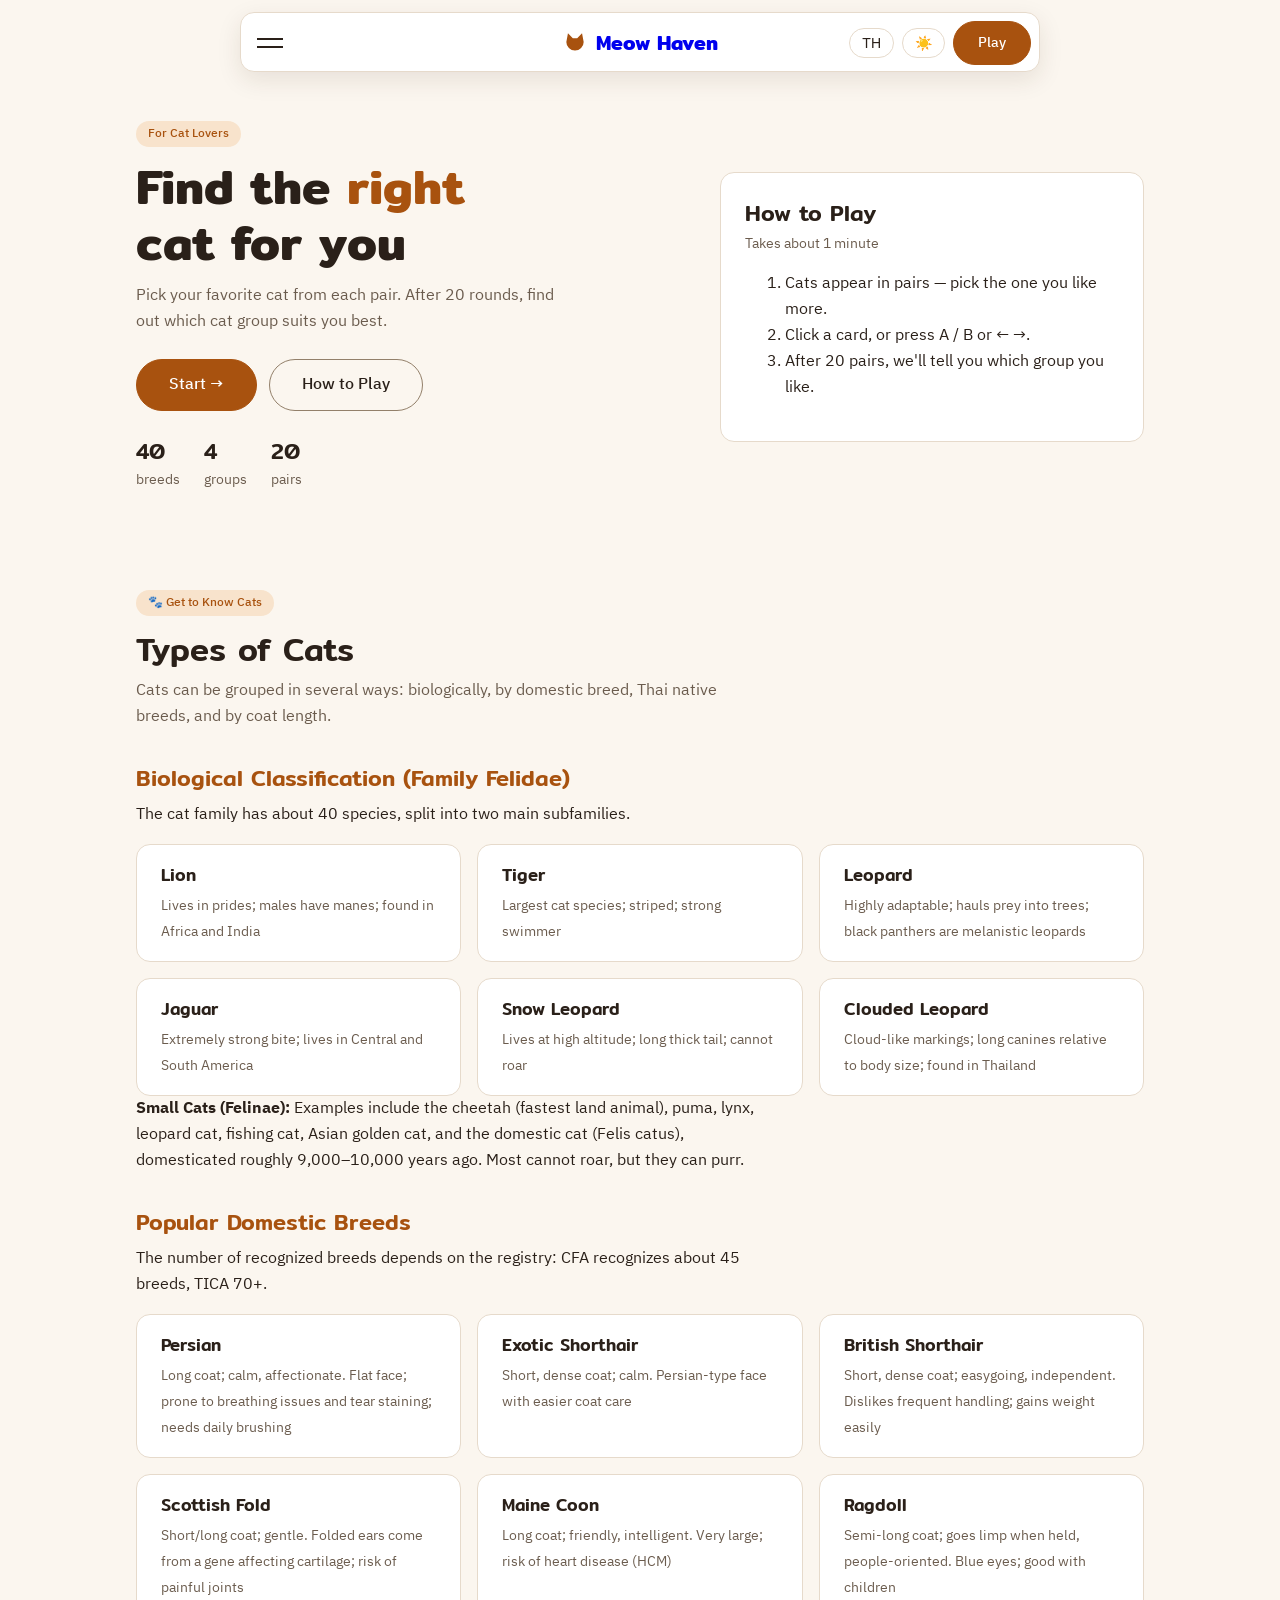
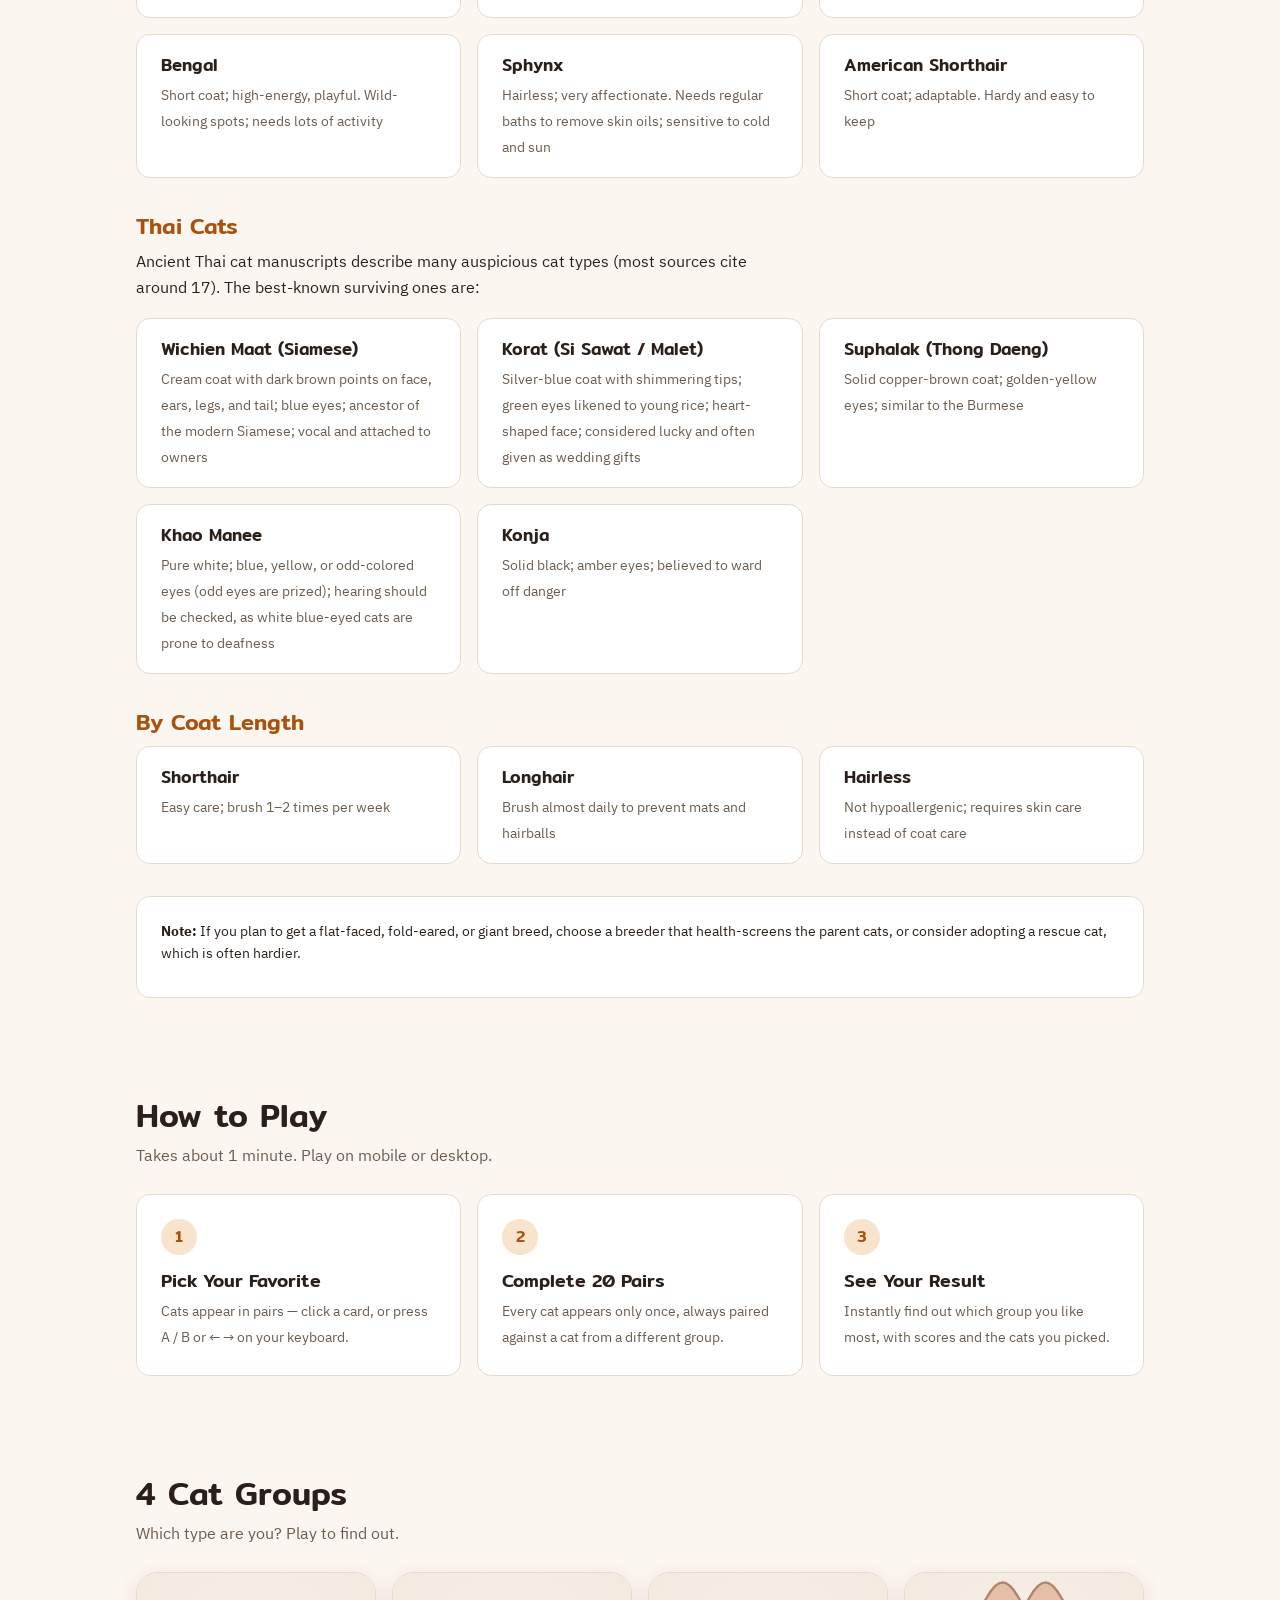
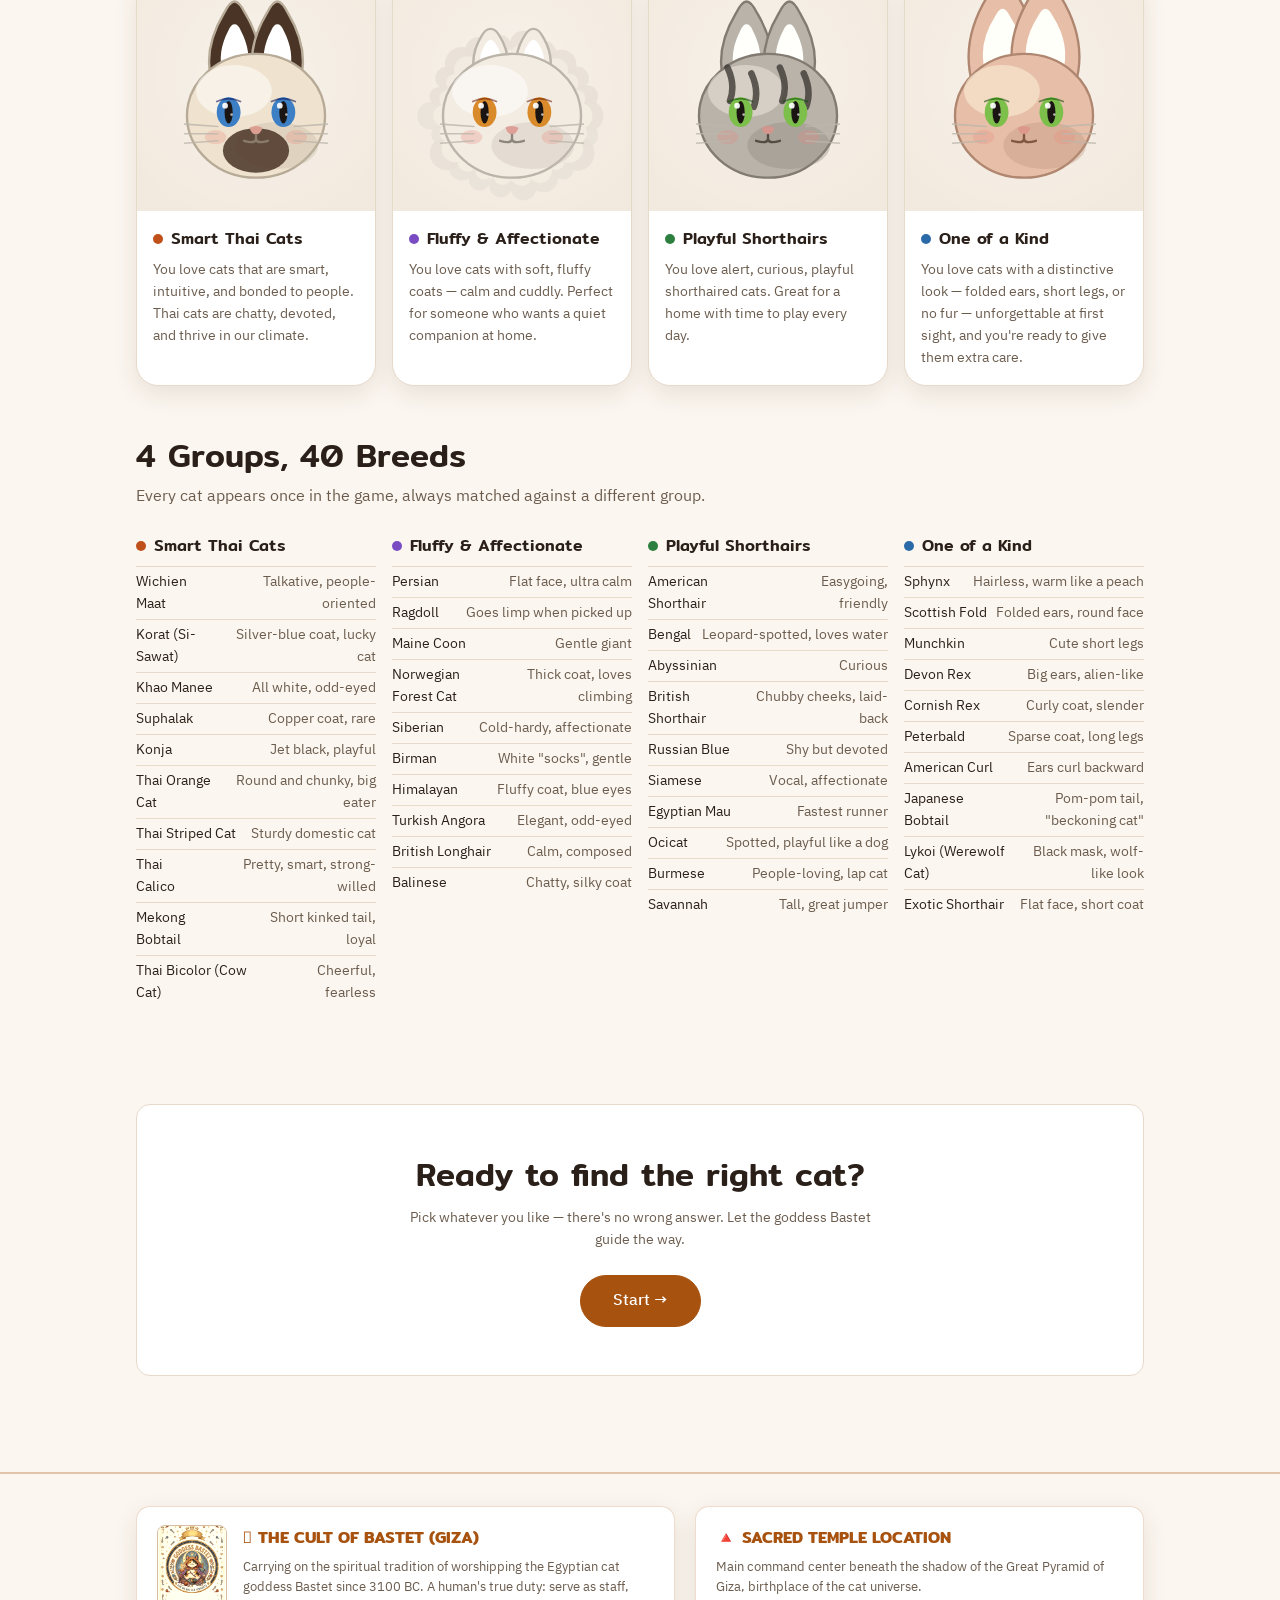
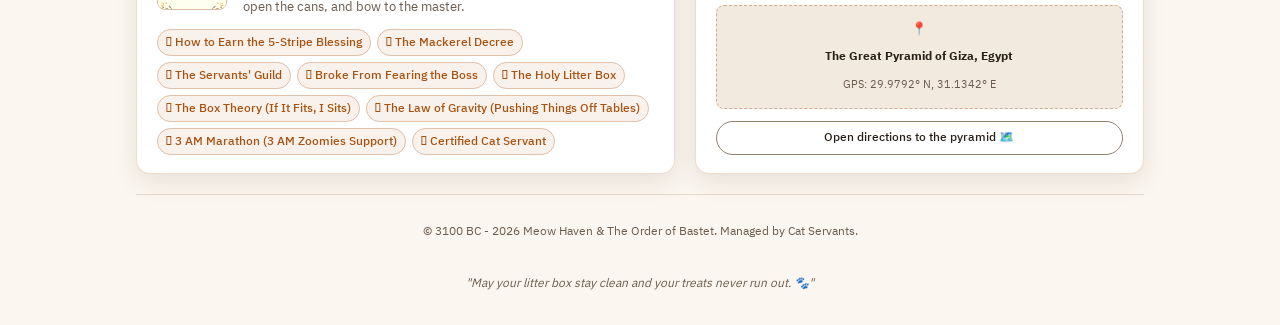
<file: Index.html>
<!doctype html>
<html lang="th">
<head>
  <meta charset="utf-8">
  <meta name="viewport" content="width=device-width,initial-scale=1,viewport-fit=cover">
  <title>Meow Haven</title>
  <meta name="claude:viewport-fit-sides" content="cover">
  
  <link rel="preconnect" href="https://fonts.googleapis.com">
  <link rel="preconnect" href="https://fonts.gstatic.com" crossorigin>
  <link rel="stylesheet" href="https://fonts.googleapis.com/css2?family=IBM+Plex+Sans+Thai:wght@400;500;600&family=Mitr:wght@400;500;600&display=swap">
  <link href="./styles.css?v=3" rel="stylesheet"/>
</head>
<body>

<div class="cn-wrap">
  <nav class="cn" id="cardNav" data-i18n-aria-label="nav.aria">
    <div class="cn__top">
      <button class="cn__burger" id="cnBurger" type="button" data-i18n-aria-label="nav.openMenu" aria-expanded="false" aria-controls="cnCards"><span></span><span></span></button>
      <a class="cn__logo" href="#intro" data-go="intro"><svg viewBox="0 0 24 24" aria-hidden="true"><path d="M4 11 L5.5 3 L10 7.5 h4 L18.5 3 L20 11 a8 8 0 1 1 -16 0Z" /></svg>Meow Haven</a>
      <div class="cn__right">
        <button type="button" class="theme-toggle" id="langToggleBtn">EN</button>
        <button type="button" class="theme-toggle" id="themeToggleBtn" data-i18n-aria-label="nav.toggleTheme"><span id="themeIcon">🌙</span></button>
        <a class="mh-btn mh-btn--primary cn__cta" href="#test" data-go="test" data-i18n="nav.play">เริ่มเล่น</a>
      </div>
    </div>
    <div class="cn__cards" id="cnCards">
      <div class="cn__card" style="--c:var(--brand-soft)">
        <h3 data-i18n="nav.explore">สำรวจ</h3>
        <a href="#types" data-go="intro" data-i18n="nav.exploreTypes">↗ ประเภทของแมว</a>
        <a href="#how" data-go="intro" data-i18n="nav.exploreHow">↗ เล่นยังไง</a>
        <a href="about.html" data-i18n="nav.exploreAbout">↗ เกี่ยวกับโปรเจกต์</a>
      </div>
      <div class="cn__card" style="--c:var(--surface-raised)">
        <h3 data-i18n="nav.groups">กลุ่มแมว</h3>
        <a href="#groups" data-go="intro" data-i18n="nav.groups4">↗ 4 กลุ่มแมว</a>
        <a href="#breeds" data-go="intro" data-i18n="nav.breeds40">↗ 40 สายพันธุ์</a>
      </div>
      <div class="cn__card" style="--c:var(--surface)">
        <h3 data-i18n="nav.playNow">เล่นเลย</h3>
        <a href="#test" data-go="test" data-i18n="nav.playAB">↗ A/B Test</a>
        <a href="#bastet" data-go="intro" data-i18n="nav.groupsBastet">↗ ตำนาน Bastet</a>
      </div>
    </div>
  </nav>
</div>

<main>
  <!-- INTRO -->
  <section id="intro" class="screen">
    <div class="wrap hero">
      <div>
        <span class="mh-chip" data-i18n="hero.chip">สำหรับคนรักแมว</span>
        <h1 data-i18n-html="hero.title">หาแมว<em>ที่ใช่</em><br>สำหรับคุณ</h1>
        <p class="lede" data-i18n="hero.lede">เลือกแมวที่ชอบทีละคู่ ครบ 20 คู่แล้วมาดูกันว่าคุณเหมาะกับแมวกลุ่มไหนที่สุด</p>
        <div class="hero__cta">
          <button class="mh-btn mh-btn--primary mh-btn--lg" id="startBtn" type="button" data-i18n="hero.start">เริ่มเลย →</button>
          <a class="mh-btn mh-btn--lg" href="#how" data-i18n="hero.howto">เล่นยังไง</a>
        </div>
        <div class="facts"><span><b>40</b><span data-i18n="hero.facts.breeds">สายพันธุ์</span></span><span><b>4</b><span data-i18n="hero.facts.groups">กลุ่ม</span></span><span><b>20</b><span data-i18n="hero.facts.pairs">คู่</span></span></div>
      </div>
      <div class="mh-panel" id="lastPanel"></div>
    </div>

    <!-- TYPES OF CATS -->
    <section class="sec" id="types">
      <div class="wrap">
        <span class="mh-chip" data-i18n="types.chip">🐾 รู้จักแมว</span>
        <h2 data-i18n="types.title">ประเภทของแมว</h2>
        <p data-i18n="types.lede">แมวแบ่งได้หลายมุมมอง ทั้งทางชีววิทยา สายพันธุ์แมวบ้าน สายพันธุ์ไทยโบราณ และความยาวของขน</p>

        <h3 class="sub" data-i18n="types.sub1">การจำแนกทางชีววิทยา (วงศ์ Felidae)</h3>
        <p class="story" data-i18n="types.story1">วงศ์แมวมีประมาณ 40 สายพันธุ์ แบ่งออกเป็น 2 วงศ์ย่อยหลัก</p>
        <ul class="facts-grid">
          <li><b data-i18n="types.big1.b">สิงโต</b><span data-i18n="types.big1.s">อยู่รวมกันเป็นฝูง ตัวผู้มีขนสร้อยคอ พบในแอฟริกาและอินเดีย</span></li>
          <li><b data-i18n="types.big2.b">เสือโคร่ง</b><span data-i18n="types.big2.s">แมวตระกูลใหญ่ที่สุด มีลายทาง ว่ายน้ำเก่ง</span></li>
          <li><b data-i18n="types.big3.b">เสือดาว</b><span data-i18n="types.big3.s">ปรับตัวเก่ง ลากเหยื่อขึ้นต้นไม้ เสือดำคือเสือดาวที่มีเมลานิน</span></li>
          <li><b data-i18n="types.big4.b">เสือจากัวร์</b><span data-i18n="types.big4.s">กัดแรงมาก อาศัยในอเมริกากลางและใต้</span></li>
          <li><b data-i18n="types.big5.b">เสือดาวหิมะ</b><span data-i18n="types.big5.s">อาศัยบนที่สูง หางยาวหนา ไม่สามารถคำรามได้</span></li>
          <li><b data-i18n="types.big6.b">เสือลายเมฆ</b><span data-i18n="types.big6.s">ลายคล้ายเมฆ เขี้ยวยาวเมื่อเทียบกับตัว พบในไทย</span></li>
        </ul>
        <p class="story" data-i18n-html="types.smallcats"><b>แมวเล็ก (Felinae):</b> ตัวอย่างเช่น เสือชีตาห์ (สัตว์บกที่วิ่งเร็วที่สุด) พูม่า ลิงซ์ แมวดาว แมวหัวแบน แมวทองเอเชีย และแมวบ้าน (Felis catus) ซึ่งถูกเลี้ยงมาแล้วราว 9,000–10,000 ปี ส่วนใหญ่คำรามไม่ได้ แต่ร้องครางได้</p>

        <h3 class="sub" data-i18n="types.sub2">สายพันธุ์แมวบ้านที่นิยม</h3>
        <p class="story" data-i18n="types.story2">จำนวนสายพันธุ์ที่ได้รับการรับรองขึ้นอยู่กับสมาคม เช่น CFA รับรองประมาณ 45 สายพันธุ์ ส่วน TICA รับรองมากกว่า 70 สายพันธุ์</p>
        <ul class="facts-grid">
          <li><b data-i18n="types.breed1.b">เปอร์เซีย</b><span data-i18n="types.breed1.s">ขนยาว ใจเย็นและขี้อ้อน หน้าแบน มักมีปัญหาการหายใจและขี้ตาไหล ต้องแปรงขนทุกวัน</span></li>
          <li><b data-i18n="types.breed2.b">เอ็กซอติกช็อตแฮร์</b><span data-i18n="types.breed2.s">ขนสั้นหนา ใจเย็น หน้าแบบเปอร์เซียแต่ดูแลง่ายกว่า</span></li>
          <li><b data-i18n="types.breed3.b">บริติชช็อตแฮร์</b><span data-i18n="types.breed3.s">ขนสั้นหนา สบายๆ เป็นตัวของตัวเอง ไม่ชอบถูกจับบ่อย อ้วนง่าย</span></li>
          <li><b data-i18n="types.breed4.b">สก็อตติชโฟลด์</b><span data-i18n="types.breed4.s">ขนสั้นหรือยาว อ่อนโยน หูพับจากยีนที่มีผลต่อกระดูกอ่อน เสี่ยงปัญหาข้อ</span></li>
          <li><b data-i18n="types.breed5.b">เมนคูน</b><span data-i18n="types.breed5.s">ขนยาว เป็นมิตร ฉลาด ตัวใหญ่มาก เสี่ยงโรคหัวใจ (HCM)</span></li>
          <li><b data-i18n="types.breed6.b">แร็กดอล</b><span data-i18n="types.breed6.s">ขนกึ่งยาว ตัวอ่อนปวกเปียกเวลาอุ้ม ติดคน ตาสีฟ้า เข้ากับเด็กได้ดี</span></li>
          <li><b data-i18n="types.breed7.b">เบงกอล</b><span data-i18n="types.breed7.s">ขนสั้น พลังเยอะ ขี้เล่น ลายคล้ายเสือป่า ต้องการกิจกรรมมาก</span></li>
          <li><b data-i18n="types.breed8.b">สฟิงซ์</b><span data-i18n="types.breed8.s">ไม่มีขน ขี้อ้อนมาก ต้องอาบน้ำบ่อยเพื่อลดความมันผิว ไวต่อความเย็นและแดด</span></li>
          <li><b data-i18n="types.breed9.b">อเมริกันช็อตแฮร์</b><span data-i18n="types.breed9.s">ขนสั้น ปรับตัวง่าย แข็งแรง เลี้ยงง่าย</span></li>
        </ul>

        <h3 class="sub" data-i18n="types.sub3">แมวไทย</h3>
        <p class="story" data-i18n="types.story3">ตำราแมวไทยโบราณบรรยายแมวมงคลไว้หลายแบบ (ส่วนใหญ่อ้างว่ามีประมาณ 17 ชนิด) ที่รู้จักและพบในปัจจุบันมีดังนี้</p>
        <ul class="facts-grid">
          <li><b data-i18n="types.thai1.b">วิเชียรมาศ (Siamese)</b><span data-i18n="types.thai1.s">ขนสีครีม มีแต้มสีน้ำตาลเข้มที่หน้า หู ขา และหาง ตาสีฟ้า ต้นตระกูลของสยามในปัจจุบัน ช่างพูดและผูกพันกับเจ้าของ</span></li>
          <li><b data-i18n="types.thai2.b">โคราช (สีสวาด/มาเล็ด)</b><span data-i18n="types.thai2.s">ขนสีเงินอมฟ้าปลายขนเป็นประกาย ตาสีเขียวเหมือนต้นข้าวอ่อน หน้ารูปหัวใจ ถือเป็นแมวนำโชค มักให้เป็นของขวัญแต่งงาน</span></li>
          <li><b data-i18n="types.thai3.b">ศุภลักษณ์ (ทองแดง)</b><span data-i18n="types.thai3.s">ขนสีทองแดงล้วน ตาสีเหลืองทอง คล้ายแมวพม่า</span></li>
          <li><b data-i18n="types.thai4.b">ขาวมณี</b><span data-i18n="types.thai4.s">ขนขาวล้วน ตาสีฟ้า เหลือง หรือสองสี (ตาสองสีถือว่ายิ่งดี) ควรตรวจการได้ยิน เพราะแมวขาวตาสีฟ้ามีแนวโน้มหูหนวก</span></li>
          <li><b data-i18n="types.thai5.b">โกนจา</b><span data-i18n="types.thai5.s">ดำสนิททั้งตัว ตาสีเหลืองอำพัน เชื่อว่าช่วยปัดเป่าสิ่งไม่ดี</span></li>
        </ul>

        <h3 class="sub" data-i18n="types.sub4">แบ่งตามความยาวขน</h3>
        <ul class="facts-grid">
          <li><b data-i18n="types.coat1.b">ขนสั้น</b><span data-i18n="types.coat1.s">ดูแลง่าย แปรงขนสัปดาห์ละ 1–2 ครั้ง</span></li>
          <li><b data-i18n="types.coat2.b">ขนยาว</b><span data-i18n="types.coat2.s">ต้องแปรงขนเกือบทุกวัน เพื่อป้องกันขนพันกันและก้อนขน</span></li>
          <li><b data-i18n="types.coat3.b">ไม่มีขน</b><span data-i18n="types.coat3.s">ไม่ใช่แมวที่ไม่ก่อภูมิแพ้ ต้องดูแลผิวแทนการดูแลขน</span></li>
        </ul>

        <div class="mh-panel summary">
          <p data-i18n-html="types.note"><b>ข้อแนะนำ:</b> หากจะเลี้ยงแมวหน้าแบน หูพับ หรือสายพันธุ์ตัวใหญ่ ควรเลือกผู้เพาะพันธุ์ที่ตรวจสุขภาพพ่อแม่แมว หรือพิจารณารับแมวจรไปอุปการะ ซึ่งมักแข็งแรงกว่า</p>
        </div>
      </div>
    </section>

    <!-- HOW -->
    <section class="sec" id="how">
      <div class="wrap">
        <h2 data-i18n="how.title">เล่นยังไง</h2>
        <p data-i18n="how.lede">ใช้เวลาประมาณ 1 นาที เล่นได้ทั้งมือถือและคอมพิวเตอร์</p>
        <ol class="steps">
          <li><b data-i18n="how.s1.b">เลือกตัวที่ชอบ</b><span data-i18n="how.s1.s">แมวขึ้นมาทีละคู่ คลิกการ์ด หรือกด A / B หรือ ← → บนคีย์บอร์ด</span></li>
          <li><b data-i18n="how.s2.b">ครบ 20 คู่</b><span data-i18n="how.s2.s">ทุกตัวโผล่มาแค่ครั้งเดียว และจะเจอกับแมวต่างกลุ่มเสมอ</span></li>
          <li><b data-i18n="how.s3.b">ดูผลลัพธ์</b><span data-i18n="how.s3.s">รู้ทันทีว่าคุณชอบแมวกลุ่มไหนที่สุด พร้อมคะแนนและตัวที่คุณเลือก</span></li>
        </ol>
      </div>
    </section>

    <!-- GROUPS (rendered from groups.js) -->
    <section class="sec" id="groups">
      <div class="wrap">
        <h2 data-i18n="groups.title">แมว 4 กลุ่ม</h2>
        <p data-i18n="groups.lede">คุณจะเป็นสายไหน? ลองเล่นเพื่อหาคำตอบ</p>
        <div class="group-grid" id="groupGrid"></div>
      </div>
    </section>

    <div class="wrap breeds" id="breeds">
      <h2 data-i18n="breeds.title">แมว 4 กลุ่ม 40 สายพันธุ์</h2>
      <p data-i18n="breeds.lede">ทุกตัวจะโผล่มาในเกมครั้งเดียว และจะเจอกับแมวต่างกลุ่มเสมอ</p>
      <div class="breed-grid" id="breedGrid"></div>
    </div>

    <!-- CTA -->
    <section class="sec cta">
      <div class="wrap">
        <div class="mh-panel">
          <h2 data-i18n="cta.title">พร้อมหาแมวที่ใช่หรือยัง?</h2>
          <p data-i18n="cta.lede">เลือกไปตามใจชอบ ไม่มีถูกไม่มีผิด แล้วให้เทพี Bastet เป็นคนชี้ทาง</p>
          <a class="mh-btn mh-btn--primary mh-btn--lg" href="#test" data-go="test" data-i18n="cta.start">เริ่มเลย →</a>
        </div>
      </div>
    </section>
  </section>

  <!-- TEST -->
  <section id="test" class="screen" hidden>
    <div class="wrap test">
      <div class="mh-progress">
        <div class="mh-progress__meta"><span id="pairLabel">คู่ที่ 1 / 20</span><span data-i18n="test.hint">กด A / B หรือ ← →</span></div>
        <div class="mh-progress__track" role="progressbar" aria-valuemin="0" aria-valuemax="20" aria-valuenow="0" id="progTrack">
          <div class="mh-progress__fill" id="progFill"></div>
        </div>
      </div>
      <h2 data-i18n="test.title">ชอบตัวไหนมากกว่า?</h2>
      <div class="mh-vs">
        <button class="mh-card" id="cardA" type="button"></button>
        <span class="mh-vs__or" data-i18n="test.or">หรือ</span>
        <button class="mh-card" id="cardB" type="button"></button>
      </div>
    </div>
  </section>

  <!-- RESULT -->
  <section id="result" class="screen" hidden>
    <div class="wrap result">
      <div>
        <span class="mh-chip" data-i18n="result.chip">ผลของคุณ</span>
        <h1 id="winTitle"></h1>
        <p class="desc" id="winDesc"></p>
        <div class="actions">
          <button class="mh-btn mh-btn--primary" id="againBtn" type="button" data-i18n="result.again">เล่นอีกครั้ง</button>
          <button class="mh-btn" data-go="intro" type="button" data-i18n="result.home">กลับหน้าแรก</button>
        </div>
      </div>
      <div class="mh-panel">
        <h2 data-i18n="result.scoresTitle">คะแนนแต่ละกลุ่ม</h2>
        <p data-i18n="result.scoresLede">จาก 20 ครั้งที่คุณเลือก</p>
        <ol class="scores" id="scores"></ol>
      </div>
      <div class="picked">
        <h2 id="pickedTitle">แมวที่คุณเลือกในกลุ่มนี้</h2>
        <div class="mini-grid" id="picked"></div>
      </div>
    </div>
  </section>
</main>

<!-- BASTET FOOTER -->
<footer class="bastet-footer" id="bastet">
  <div class="wrap">
    <div class="bastet-grid">
      <div class="bastet-box">
        <div class="bastet-story">
          <!-- รูปปั้นรูปเคารพเทพีบาสเตต (Goddess Bastet) พร้อมรูปสำรองถ้าโหลดไม่ขึ้น -->
          <img src="images/Gemini_Generated_Image_8x1o2o8x1o2o8x1o.jpeg" 
               onerror="this.src='https://images.unsplash.com/photo-1514888286974-6c03e2ca1dba?w=200&auto=format&fit=crop';" 
               alt="Goddess Bastet" 
               class="bastet-img">
          <div>
            <h3><span>𓃠</span> THE CULT OF BASTET (GIZA)</h3>
            <p data-i18n="footer.bastetDesc">สืบทอดจิตวิญญาณจากลัทธิบูชาเทพีบาสเตตแห่งอียิปต์โบราณตั้งแต่ 3100 ปีก่อนคริสตกาล หน้าที่แท้จริงของมนุษย์คือการเป็นทาสรับใช้ เปิดกระป๋อง และกราบไหว้เจ้านาย</p>
          </div>
        </div>
        <ul class="bastet-links">
          <li><a href="javascript:void(0)" data-i18n="footer.link1">𓏬 วิธีได้ยันต์ 5 แถว</a></li>
          <li><a href="javascript:void(0)" data-i18n="footer.link2">𓏬 บัญชาปลาทู</a></li>
          <li><a href="javascript:void(0)" data-i18n="footer.link3">𓏬 สมาคมทาส</a></li>
          <li><a href="javascript:void(0)" data-i18n="footer.link4">𓏬 หมดตัวเพราะกลัวเจ้านาย</a></li>
          <li><a href="javascript:void(0)" title="The sacred duty" data-i18n="footer.link5">𓏬 คัมภีร์ตักทราย (The Holy Litter Box)</a></li>
          <li><a href="javascript:void(0)" title="If it fits, I sits" data-i18n="footer.link6">𓏬 ทฤษฎีกล่องลัง (If It Fits, I Sits)</a></li>
          <li><a href="javascript:void(0)" title="Gravity test" data-i18n="footer.link7">𓏬 กฏแรงโน้มถ่วง (Pushing Things Off Tables)</a></li>
          <li><a href="javascript:void(0)" title="3 AM Zoomies" data-i18n="footer.link8">𓏬 วิ่งมาราธอนตี 3 (3 AM Zoomies Support)</a></li>
          <li><a href="javascript:void(0)" title="I am your master" data-i18n="footer.link9">𓏬 ใบรับรองการเป็นทาส (Certified Cat Servant)</a></li>
        </ul>
      </div>

      <div class="bastet-box">
        <div>
          <h3><span>🔺</span> SACRED TEMPLE LOCATION</h3>
          <p style="margin-bottom:8px;" data-i18n="footer.templeDesc">ศูนย์บัญชาการหลักใต้เงื้อมเงาของมหาพีระมิดแห่งกิซ่า ต้นกำเนิดจักรวาลแมว</p>
          <div class="bastet-map">
            <span>📍</span>
            <strong style="color:var(--ink); font-size:12px;">The Great Pyramid of Giza, Egypt</strong>
            <small style="color:var(--ink-muted);">GPS: 29.9792° N, 31.1342° E</small>
          </div>
        </div>
        <a href="https://maps.google.com/?q=Giza+Pyramids" target="_blank" rel="noopener noreferrer" class="mh-btn" style="width:100%; justify-content:center; font-size:12px; height:34px;" data-i18n="footer.mapBtn">เปิดแผนที่นำทางสู่พีระมิด 🗺️</a>
      </div>
    </div>

    <div class="bastet-bottom">
      <p>© 3100 BC - 2026 Meow Haven & The Order of Bastet. Managed by Cat Servants.</p>
      <p style="font-style:italic;" data-i18n="footer.quote">"ขอให้กระบะทรายสะอาดสะอ้านและขนมเลียไม่ขาดแคลน 🐾"</p>
    </div>
  </div>
</footer>

<script src="i18n.js?v=1"></script>
<script src="groups.js?v=1"></script>
<script src="script.js?v=1"></script>
</body>
</html>
</file>
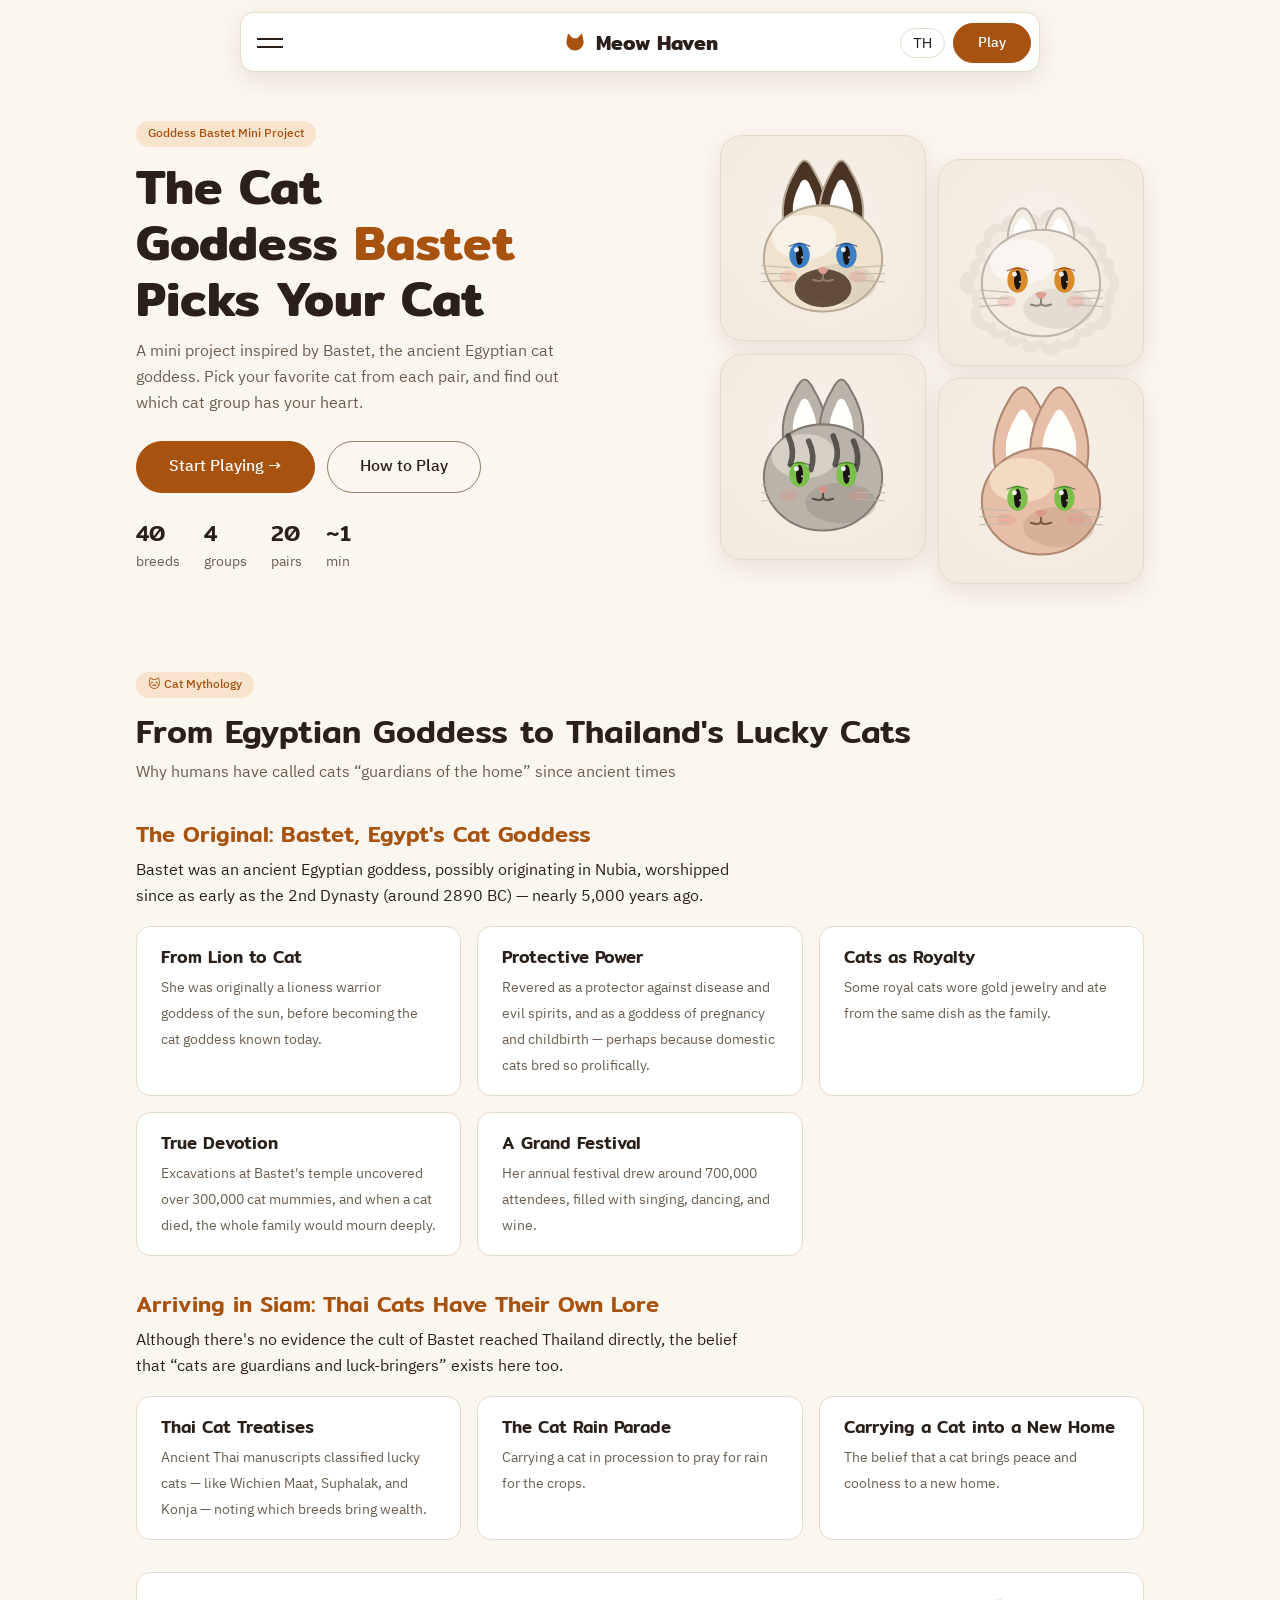
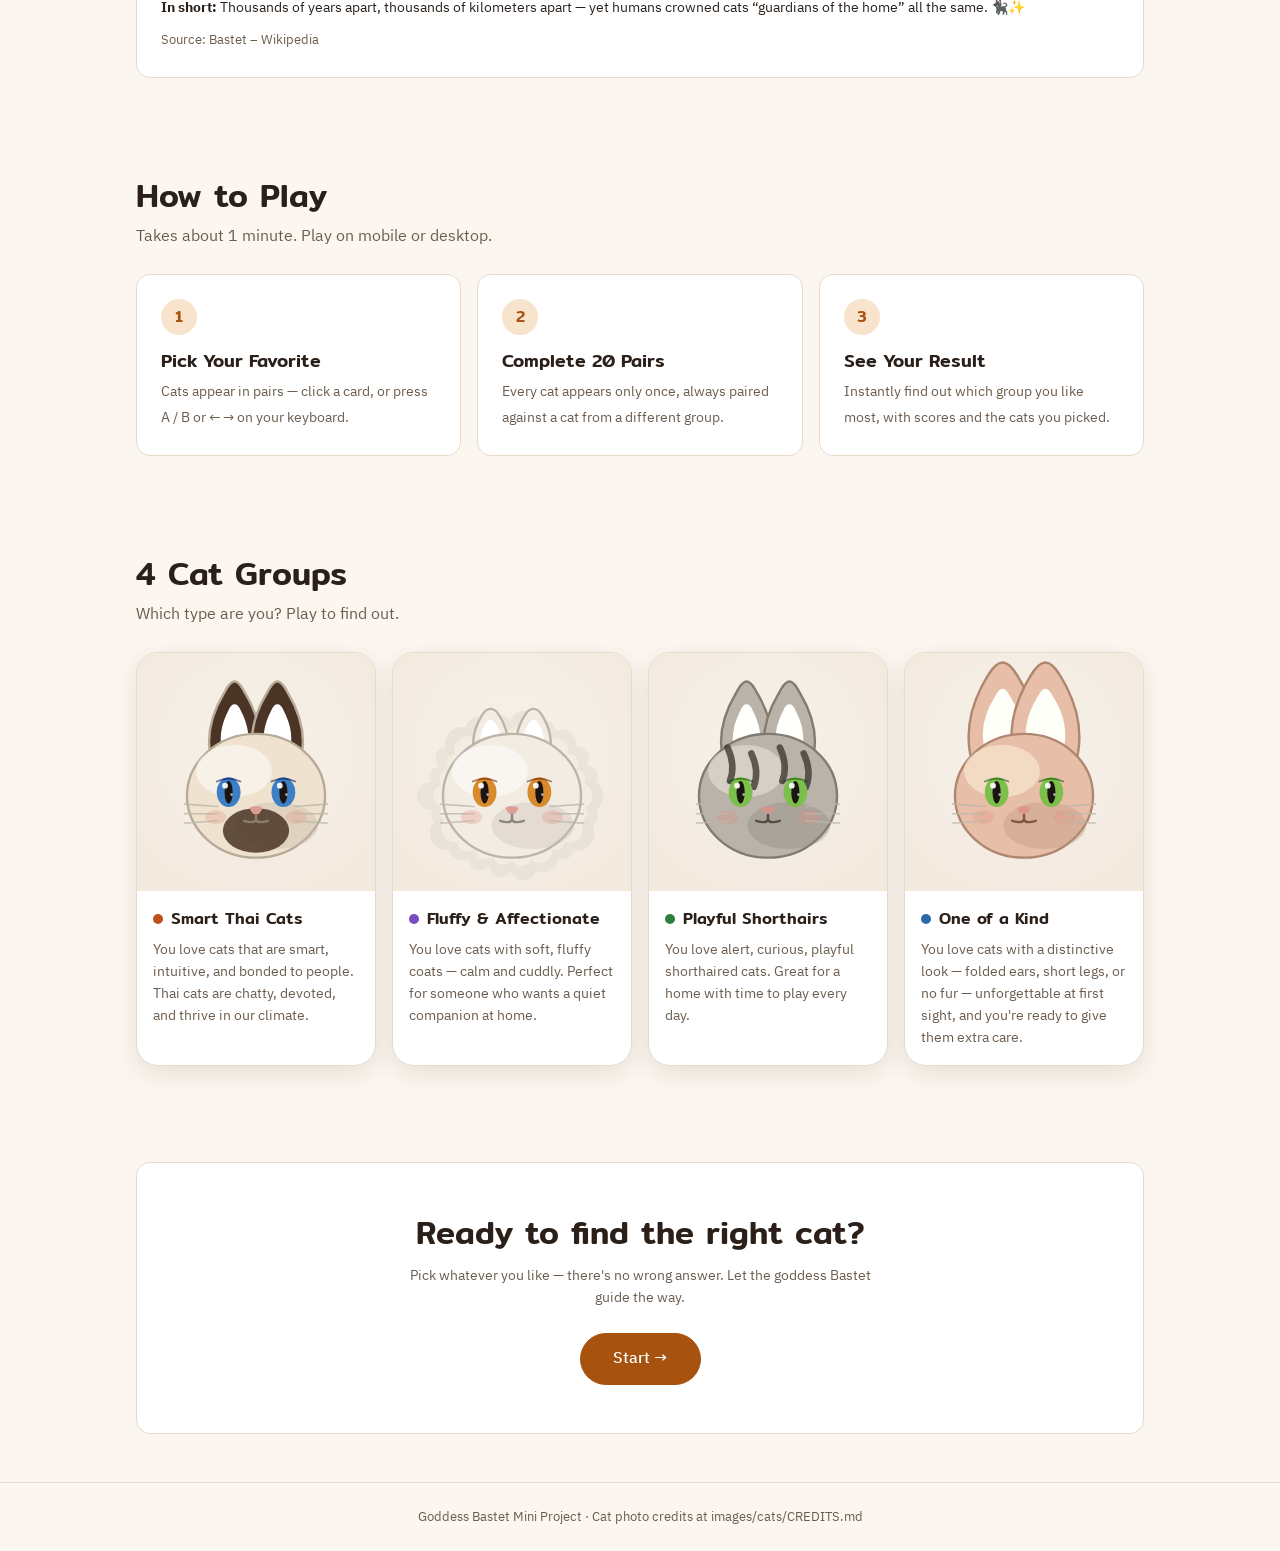
<file: about.html>
<!doctype html>
<html lang="th">

<head>
  <meta charset="utf-8">
  <meta name="viewport" content="width=device-width,initial-scale=1,viewport-fit=cover">
  <title>Goddess Bastet Mini Project</title>
  <meta name="description" data-i18n-meta="about.meta"
    content="มินิโปรเจกต์ Meow Haven เกมเลือกแมวทีละคู่ เพื่อหาว่าคุณเหมาะกับแมวกลุ่มไหน ตั้งชื่อตามเทพีแมว Bastet">
  <link rel="preconnect" href="https://fonts.googleapis.com">
  <link rel="stylesheet"
    href="https://fonts.googleapis.com/css2?family=IBM+Plex+Sans+Thai:wght@400;500;600&family=Mitr:wght@400;500;600&display=swap">
  <link rel="stylesheet" href="styles.css">
  <style>
    html {
      scroll-padding-top: 84px;
    }

    a {
      color: inherit;
    }

    .mh-btn {
      text-decoration: none;
    }

    .sec {
      padding-block: var(--space-12);
    }

    .sec h2 {
      font-size: 32px;
      line-height: 42px;
      font-weight: 500;
      margin-bottom: var(--space-2);
    }

    .sec>.wrap>p {
      margin: 0 0 var(--space-6);
      color: var(--ink-muted);
      max-width: 620px;
    }

    .hero__art {
      display: grid;
      grid-template-columns: 1fr 1fr;
      gap: var(--space-3);
    }

    .hero__art img {
      width: 100%;
      aspect-ratio: 1/1;
      object-fit: cover;
      border-radius: var(--radius-lg);
      border: 1px solid var(--line);
      box-shadow: var(--shadow-card);
      background: var(--surface-raised);
    }

    .hero__art img:nth-child(even) {
      transform: translateY(var(--space-6));
    }

    .hero__cta {
      display: flex;
      flex-wrap: wrap;
      gap: var(--space-3);
    }

    .sec .mh-chip {
      margin-bottom: var(--space-3);
    }

    .sub {
      font-size: 22px;
      line-height: 32px;
      font-weight: 500;
      margin: var(--space-8) 0 var(--space-2);
      color: var(--brand);
    }

    .sec>.wrap>p.story {
      color: var(--ink);
      margin-bottom: var(--space-4);
    }

    .facts-grid {
      list-style: none;
      margin: 0;
      padding: 0;
      display: grid;
      grid-template-columns: repeat(auto-fill, minmax(260px, 1fr));
      gap: var(--space-4);
    }

    .facts-grid li {
      background: var(--surface);
      border: 1px solid var(--line);
      border-radius: var(--radius-md);
      padding: var(--space-4) var(--space-6);
    }

    .facts-grid b {
      display: block;
      font-family: var(--font-display);
      font-weight: 500;
      font-size: 17px;
      line-height: 28px;
      margin-bottom: var(--space-1);
    }

    .facts-grid span {
      font-size: 14px;
      line-height: 24px;
      color: var(--ink-muted);
    }

    .summary {
      margin-top: var(--space-8);
    }

    .sec>.wrap>.summary p {
      margin: 0 0 var(--space-2);
      color: var(--ink);
      max-width: none;
    }

    .summary small {
      color: var(--ink-muted);
    }

    .steps {
      list-style: none;
      margin: 0;
      padding: 0;
      display: grid;
      grid-template-columns: repeat(3, minmax(0, 1fr));
      gap: var(--space-4);
      counter-reset: step;
    }

    .steps li {
      counter-increment: step;
      background: var(--surface);
      border: 1px solid var(--line);
      border-radius: var(--radius-md);
      padding: var(--space-6);
    }

    .steps li::before {
      content: counter(step);
      display: grid;
      place-items: center;
      width: 36px;
      height: 36px;
      border-radius: 50%;
      background: var(--brand-soft);
      color: var(--brand);
      font-family: var(--font-display);
      font-weight: 500;
      margin-bottom: var(--space-3);
    }

    .steps b {
      display: block;
      font-family: var(--font-display);
      font-weight: 500;
      font-size: 18px;
      line-height: 28px;
      margin-bottom: var(--space-1);
    }

    .steps span {
      font-size: 14px;
      line-height: 24px;
      color: var(--ink-muted);
    }

    .group-grid {
      display: grid;
      grid-template-columns: repeat(4, minmax(0, 1fr));
      gap: var(--space-4);
    }

    .group-card {
      background: var(--surface);
      border: 1px solid var(--line);
      border-radius: var(--radius-lg);
      overflow: hidden;
      box-shadow: var(--shadow-card);
      display: flex;
      flex-direction: column;
    }

    .group-card img {
      width: 100%;
      aspect-ratio: 1/1;
      object-fit: cover;
      display: block;
      background: var(--surface-raised);
    }

    .group-card div {
      padding: var(--space-4);
    }

    .group-card h3 {
      font-size: 16px;
      line-height: 24px;
      font-weight: 500;
      display: flex;
      align-items: center;
      gap: var(--space-2);
      margin-bottom: var(--space-2);
    }

    .group-card h3 i {
      width: 10px;
      height: 10px;
      border-radius: 50%;
      flex: none;
    }

    .group-card p {
      margin: 0;
      font-size: 14px;
      line-height: 22px;
      color: var(--ink-muted);
    }

    .cta {
      text-align: center;
    }

    .cta .mh-panel {
      padding: var(--space-12) var(--space-6);
    }

    .cta h2 {
      margin-bottom: var(--space-3);
    }

    .cta p {
      margin: 0 auto var(--space-6);
      max-width: 480px;
      color: var(--ink-muted);
    }

    .foot {
      border-top: 1px solid var(--line);
      padding-block: var(--space-6);
      font-size: 13px;
      line-height: 20px;
      color: var(--ink-muted);
      text-align: center;
    }

    @media (max-width:820px) {

      .hero,
      .steps {
        grid-template-columns: 1fr;
      }

      .group-grid {
        grid-template-columns: repeat(2, minmax(0, 1fr));
      }

      .hero h1 {
        font-size: 36px;
        line-height: 44px;
      }

      .hero__art {
        order: -1;
      }

      .hero__art img:nth-child(even) {
        transform: none;
      }
    }

    .cn-wrap {
      position: sticky;
      top: 0;
      z-index: 20;
      padding: var(--space-3) var(--space-4) 0;
      display: flex;
      justify-content: center;
      pointer-events: none;
    }

    .cn {
      pointer-events: auto;
      width: 100%;
      max-width: 800px;
      background: var(--surface);
      border: 1px solid var(--line);
      border-radius: var(--radius-md);
      box-shadow: var(--shadow-card);
      height: 60px;
      overflow: hidden;
      transition: height .4s cubic-bezier(.2, .8, .2, 1);
      will-change: height;
    }

    .cn.is-open {
      height: var(--cn-h, 260px);
    }

    .cn__top {
      height: 60px;
      display: flex;
      align-items: center;
      justify-content: space-between;
      padding: 0 var(--space-2) 0 var(--space-4);
      position: relative;
    }

    .cn__logo {
      position: absolute;
      left: 50%;
      transform: translateX(-50%);
      font-family: var(--font-display);
      font-weight: 600;
      font-size: 20px;
      text-decoration: none;
      display: flex;
      align-items: center;
      gap: var(--space-2);
      white-space: nowrap;
    }

    .cn__logo svg {
      width: 26px;
      height: 26px;
      fill: var(--brand);
    }

    .cn__burger {
      all: unset;
      cursor: pointer;
      width: 36px;
      height: 36px;
      display: flex;
      flex-direction: column;
      justify-content: center;
      gap: 6px;
    }

    .cn__burger span {
      display: block;
      height: 2px;
      width: 26px;
      background: var(--ink);
      transition: transform .3s, opacity .3s;
      transform-origin: 50% 50%;
    }

    .cn__burger[aria-expanded="true"] span:first-child {
      transform: translateY(4px) rotate(45deg);
    }

    .cn__burger[aria-expanded="true"] span:last-child {
      transform: translateY(-4px) rotate(-45deg);
    }

    .cn__burger:focus-visible {
      outline: 2px solid var(--brand);
      outline-offset: 3px;
    }

    .cn__cta {
      height: 40px;
    }

    .cn__cards {
      display: flex;
      gap: var(--space-2);
      padding: var(--space-2);
    }

    .cn__card {
      flex: 1 1 0;
      min-width: 0;
      background: var(--c);
      border-radius: var(--radius-sm);
      padding: var(--space-4);
      display: flex;
      flex-direction: column;
      gap: var(--space-1);
      opacity: 0;
      transform: translateY(40px);
      transition: opacity .35s ease-out, transform .35s ease-out;
    }

    .cn.is-open .cn__card {
      opacity: 1;
      transform: none;
    }

    .cn.is-open .cn__card:nth-child(2) {
      transition-delay: .07s;
    }

    .cn.is-open .cn__card:nth-child(3) {
      transition-delay: .14s;
    }

    .cn__card h3 {
      font-size: 20px;
      line-height: 28px;
      font-weight: 500;
      margin-bottom: var(--space-2);
      color: var(--ink);
    }

    .cn__card a {
      font-size: 15px;
      line-height: 24px;
      color: var(--ink);
      text-decoration: none;
      opacity: .85;
      transition: opacity .15s, color .15s;
    }

    .cn__card a:hover {
      opacity: 1;
      color: var(--brand);
    }


    .cn:not(.is-open) .cn__card a {
      visibility: hidden;
    }

    @media (max-width:820px) {
      .cn.is-open {
        height: var(--cn-h, 420px);
      }

      .cn__cards {
        flex-direction: column;
      }

      .cn__card {
        flex: none;
      }
    }

    @media (prefers-reduced-motion:reduce) {

      .cn,
      .cn__card,
      .cn__burger span {
        transition: none;
      }
    }
  </style>
</head>

<body>

  <div class="cn-wrap">
    <nav class="cn" id="cardNav" data-i18n-aria-label="nav.aria">
      <div class="cn__top">
        <button class="cn__burger" id="cnBurger" type="button" data-i18n-aria-label="nav.openMenu" aria-expanded="false"
          aria-controls="cnCards"><span></span><span></span></button>
        <a class="cn__logo" href="Index.html"><svg viewBox="0 0 24 24" aria-hidden="true">
            <path d="M4 11 L5.5 3 L10 7.5 h4 L18.5 3 L20 11 a8 8 0 1 1 -16 0Z" />
          </svg>Meow Haven</a>
        <div class="cn__right">
          <button type="button" class="theme-toggle" id="langToggleBtn">EN</button>
          <a class="mh-btn mh-btn--primary cn__cta" href="Index.html" data-i18n="nav.play">เริ่มเล่น</a>
        </div>
      </div>
      <div class="cn__cards" id="cnCards">
        <div class="cn__card" style="--c:#3a2a1b">
          <h3 data-i18n="nav.explore">สำรวจ</h3>
          <a href="#about" data-i18n="nav.exploreMyth">↗ สายมูแมว</a>
          <a href="#how" data-i18n="nav.exploreHow">↗ เล่นยังไง</a>
          <a href="Index.html" data-i18n="nav.exploreHome">↗ กลับหน้าแรก</a>
        </div>
        <div class="cn__card" style="--c:#2d251f">
          <h3 data-i18n="nav.groups">กลุ่มแมว</h3>
          <a href="#groups" data-i18n="nav.groups4">↗ 4 กลุ่มแมว</a>
          <a href="#about" data-i18n="nav.groupsBastet">↗ ตำนาน Bastet</a>
        </div>
        <div class="cn__card" style="--c:#4a3320">
          <h3 data-i18n="nav.playNow">เล่นเลย</h3>
          <a href="Index.html" data-i18n="nav.playAB">↗ A/B Test</a>
          <a href="Index.html#test" data-i18n="nav.playStart">↗ เริ่มเลือกแมว</a>
        </div>
      </div>
    </nav>
  </div>

  <main>
    <!-- HERO -->
    <section class="wrap hero">
      <div>
        <span class="mh-chip">Goddess Bastet Mini Project</span>
        <h1 data-i18n-html="about.hero.title">เทพีแมว <em>Bastet</em><br>เลือกแมวให้คุณ</h1>
        <p class="lede" data-i18n="about.hero.lede">มินิโปรเจกต์ที่ได้แรงบันดาลใจจาก Bastet เทพีแห่งแมวของอียิปต์โบราณ ให้คุณเลือกแมวที่ชอบทีละคู่
          แล้วมาดูว่าหัวใจคุณเป็นของแมวกลุ่มไหน</p>
        <div class="hero__cta">
          <a class="mh-btn mh-btn--primary mh-btn--lg" href="Index.html" data-i18n="about.hero.start">เริ่มเล่นเลย →</a>
          <a class="mh-btn mh-btn--lg" href="#how" data-i18n="hero.howto">เล่นยังไง</a>
        </div>
        <div class="facts">
          <span><b>40</b><span data-i18n="hero.facts.breeds">สายพันธุ์</span></span><span><b>4</b><span data-i18n="hero.facts.groups">กลุ่ม</span></span><span><b>20</b><span data-i18n="hero.facts.pairs">คู่</span></span><span><b>~1</b><span data-i18n="hero.facts.minutes">นาที</span></span>
        </div>
      </div>
      <div class="hero__art" aria-hidden="true">
        <img src="images/cats/thai-1.svg" alt="">
        <img src="images/cats/fluffy-1.svg" alt="">
        <img src="images/cats/active-1.svg" alt="">
        <img src="images/cats/unique-1.svg" alt="">
      </div>
    </section>

    <!-- ABOUT -->
    <section class="sec" id="about">
      <div class="wrap">
        <span class="mh-chip" data-i18n="about.chip">🐱 สายมูแมว</span>
        <h2 data-i18n="about.title">จากเทพีอียิปต์ ถึงแมวมงคลสยาม</h2>
        <p data-i18n="about.lede">ทำไมมนุษย์ถึงยกแมวให้เป็น “ผู้คุ้มครองบ้าน” มาตั้งแต่โบราณ</p>

        <h3 class="sub" data-i18n="about.sub1">ต้นตำรับ: บาสเต็ต เทพีแมวแห่งอียิปต์</h3>
        <p class="story" data-i18n="about.story1">บาสเต็ตเป็นเทพีของอียิปต์โบราณ ซึ่งอาจมีต้นกำเนิดจากนูเบีย และมีผู้บูชามาตั้งแต่ราชวงศ์ที่ 2
          (ราว 2890 ปีก่อนคริสตกาล) หรือเกือบ 5,000 ปีที่แล้ว</p>
        <ul class="facts-grid">
          <li><b data-i18n="about.f1.b">จากสิงโตสู่แมว</b><span data-i18n="about.f1.s">เดิมเธอเป็นเทพีสิงโตสายนักรบแห่งดวงอาทิตย์
              ก่อนจะกลายเป็นเทพีแมวอย่างที่รู้จักกันในปัจจุบัน</span></li>
          <li><b data-i18n="about.f2.b">พลังคุ้มครอง</b><span data-i18n="about.f2.s">นับถือกันว่าเป็นเทพีผู้ปกป้องจากโรคติดต่อและวิญญาณชั่วร้าย
              และเป็นเทพีแห่งการตั้งครรภ์และการคลอดบุตร อาจเพราะแมวบ้านขยายพันธุ์เก่ง</span></li>
          <li><b data-i18n="about.f3.b">แมว = ของสูง</b><span data-i18n="about.f3.s">แมวหลวงบางตัวได้สวมเครื่องประดับทองคำ และได้กินอาหารจานเดียวกับคนในบ้าน</span>
          </li>
          <li><b data-i18n="about.f4.b">สายมูตัวจริง</b><span data-i18n="about.f4.s">เมื่อขุดค้นวิหารของบาสเต็ต พบมัมมี่แมวมากกว่า 300,000 ตัว และถ้าแมวตาย
              ทั้งครอบครัวจะไว้ทุกข์อย่างหนัก</span></li>
          <li><b data-i18n="about.f5.b">เทศกาลใหญ่</b><span data-i18n="about.f5.s">เทศกาลของเทพีองค์นี้มีผู้มาร่วมราว 700,000 คนในแต่ละปี มีทั้งร้อง เต้น
              ดื่มไวน์กันเต็มที่</span></li>
        </ul>

        <h3 class="sub" data-i18n="about.sub2">มาถึงสยาม: แมวไทยก็มีของ</h3>
        <p class="story" data-i18n="about.story2">แม้ไม่มีหลักฐานว่าลัทธิบาสเต็ตส่งต่อมาถึงไทยโดยตรง แต่ความเชื่อว่า “แมวคือผู้พิทักษ์ ผู้นำโชค”
          มีอยู่ในบ้านเราเช่นกัน</p>
        <ul class="facts-grid">
          <li><b data-i18n="about.g1.b">ตำราแมวไทย</b><span data-i18n="about.g1.s">ในสมุดข่อยโบราณ แยกแมวมงคล เช่น วิเชียรมาศ ศุภลักษณ์ โกนจา
              ว่าตัวไหนเลี้ยงแล้วรวย</span></li>
          <li><b data-i18n="about.g2.b">แห่นางแมว</b><span data-i18n="about.g2.s">อุ้มแมวแห่ไปขอฝนให้พืชผล</span></li>
          <li><b data-i18n="about.g3.b">อุ้มแมวขึ้นบ้านใหม่</b><span data-i18n="about.g3.s">ความเชื่อว่าแมวช่วยเสริมความร่มเย็นให้บ้าน</span></li>
        </ul>

        <div class="mh-panel summary">
          <p data-i18n-html="about.summary"><b>สรุป:</b> ห่างกันหลายพันปี ห่างกันหลายพันกิโลเมตร แต่มนุษย์ยกแมวเป็น “ผู้คุ้มครองบ้าน” เหมือนกัน 🐈‍⬛✨
          </p>
          <small data-i18n="about.source">ที่มา: Bastet – Wikipedia</small>
        </div>
      </div>
    </section>

    <!-- HOW -->
    <section class="sec" id="how">
      <div class="wrap">
        <h2 data-i18n="how.title">เล่นยังไง</h2>
        <p data-i18n="how.lede">ใช้เวลาประมาณ 1 นาที เล่นได้ทั้งมือถือและคอมพิวเตอร์</p>
        <ol class="steps">
          <li><b data-i18n="how.s1.b">เลือกตัวที่ชอบ</b><span data-i18n="how.s1.s">แมวขึ้นมาทีละคู่ คลิกการ์ด หรือกด A / B หรือ ← → บนคีย์บอร์ด</span></li>
          <li><b data-i18n="how.s2.b">ครบ 20 คู่</b><span data-i18n="how.s2.s">ทุกตัวโผล่มาแค่ครั้งเดียว และจะเจอกับแมวต่างกลุ่มเสมอ</span></li>
          <li><b data-i18n="how.s3.b">ดูผลลัพธ์</b><span data-i18n="how.s3.s">รู้ทันทีว่าคุณชอบแมวกลุ่มไหนที่สุด พร้อมคะแนนและตัวที่คุณเลือก</span></li>
        </ol>
      </div>
    </section>

    <!-- GROUPS (rendered from groups.js) -->
    <section class="sec" id="groups">
      <div class="wrap">
        <h2 data-i18n="groups.title">แมว 4 กลุ่ม</h2>
        <p data-i18n="groups.lede">คุณจะเป็นสายไหน? ลองเล่นเพื่อหาคำตอบ</p>
        <div class="group-grid" id="groupGrid"></div>
      </div>
    </section>

    <!-- CTA -->
    <section class="sec cta">
      <div class="wrap">
        <div class="mh-panel">
          <h2 data-i18n="cta.title">พร้อมหาแมวที่ใช่หรือยัง?</h2>
          <p data-i18n="cta.lede">เลือกไปตามใจชอบ ไม่มีถูกไม่มีผิด แล้วให้เทพี Bastet เป็นคนชี้ทาง</p>
          <a class="mh-btn mh-btn--primary mh-btn--lg" href="Index.html" data-i18n="cta.start">เริ่มเลย →</a>
        </div>
      </div>
    </section>
  </main>

  <footer class="foot">
    <div class="wrap" data-i18n="about.foot">Goddess Bastet Mini Project · เครดิตรูปแมวดูที่ images/cats/CREDITS.md</div>
  </footer>

  <script>
    (function () {
      var nav = document.getElementById('cardNav'), btn = document.getElementById('cnBurger'), cards = document.getElementById('cnCards');
      function size() { nav.style.setProperty('--cn-h', (60 + cards.scrollHeight) + 'px'); }
      function set(o) { if (o) size(); nav.classList.toggle('is-open', o); btn.setAttribute('aria-expanded', o); btn.setAttribute('aria-label', o ? t('nav.closeMenu') : t('nav.openMenu')); }
      btn.addEventListener('click', function () { set(!nav.classList.contains('is-open')); });
      cards.addEventListener('click', function (e) { if (e.target.closest('a')) set(false); });
      document.addEventListener('keydown', function (e) { if (e.key === 'Escape') set(false); });
      window.addEventListener('resize', function () { if (nav.classList.contains('is-open')) size(); });
    })();
  </script>
  <script src="i18n.js?v=1"></script>
  <script src="groups.js?v=1"></script>
  <script>
    // Build the four group cards from groups.js: cover photo (first cat), name and the group's description
    function renderAboutGroups() {
      document.getElementById("groupGrid").innerHTML = Object.keys(groups).map(key => {
        const group = groups[key];
        return `<article class="group-card">
    <img src="images/cats/${key}-1.svg" alt="">
    <div><h3><i style="background:var(${group.color})"></i>${group.name[LANG]}</h3><p>${group.desc[LANG]}</p></div>
  </article>`;
      }).join("");
    }
    renderAboutGroups();
    onLangChange(renderAboutGroups);
  </script>
</body>

</html>
</file>
<file: styles.css>
:root {
  --bg:#17130f; --surface:#221c17; --surface-raised:#2d251f; --line:#3d332b; --line-strong:#7d6e60;
  --ink:#f5ede4; --ink-muted:#b3a596; --brand:#f2a65a; --brand-soft:#3a2a1b; --on-brand:#1d140c;
  --group-thai:#f08a4b; --group-fluffy:#b48ff0; --group-active:#7fd18b; --group-unique:#6cb8f0;
  --shadow-card:0 8px 24px rgba(0,0,0,.35); --shadow-lift:0 14px 36px rgba(0,0,0,.5);
  --font-display:"Mitr","IBM Plex Sans Thai",system-ui,sans-serif;
  --font-body:"IBM Plex Sans Thai",system-ui,sans-serif;
  --space-1:4px; --space-2:8px; --space-3:12px; --space-4:16px; --space-6:24px; --space-8:32px; --space-12:48px;
  --radius-sm:8px; --radius-md:14px; --radius-lg:22px; --radius-pill:999px;
  color-scheme:dark;
  box-sizing:border-box;
  padding-top:env(safe-area-inset-top,0px);
  padding-bottom:env(safe-area-inset-bottom,0px);
}

@media (prefers-color-scheme: light) { 
  :root:not([data-theme="dark"]) {
    --bg:#fbf6ef; --surface:#ffffff; --surface-raised:#f3eadf; --line:#e6dacb; --line-strong:#93806a;
    --ink:#2a2019; --ink-muted:#6b5c4e; --brand:#a8520f; --brand-soft:#f8e3cc; --on-brand:#ffffff;
    --group-thai:#c0501a; --group-fluffy:#7a4cc4; --group-active:#2c7f3e; --group-unique:#2a6aa8;
    --shadow-card:0 8px 24px rgba(60,40,20,.10); --shadow-lift:0 14px 36px rgba(60,40,20,.18);
    color-scheme:light; 
  } 
}

:root[data-theme="light"] {
  --bg:#fbf6ef; --surface:#ffffff; --surface-raised:#f3eadf; --line:#e6dacb; --line-strong:#93806a;
  --ink:#2a2019; --ink-muted:#6b5c4e; --brand:#a8520f; --brand-soft:#f8e3cc; --on-brand:#ffffff;
  --group-thai:#c0501a; --group-fluffy:#7a4cc4; --group-active:#2c7f3e; --group-unique:#2a6aa8;
  --shadow-card:0 8px 24px rgba(60,40,20,.10); --shadow-lift:0 14px 36px rgba(60,40,20,.18);
  color-scheme:light;
}

:root[data-theme="dark"] {
  --bg:#17130f; --surface:#221c17; --surface-raised:#2d251f; --line:#3d332b; --line-strong:#7d6e60;
  --ink:#f5ede4; --ink-muted:#b3a596; --brand:#f2a65a; --brand-soft:#3a2a1b; --on-brand:#1d140c;
  --group-thai:#f08a4b; --group-fluffy:#b48ff0; --group-active:#7fd18b; --group-unique:#6cb8f0;
  --shadow-card:0 8px 24px rgba(0,0,0,.35); --shadow-lift:0 14px 36px rgba(0,0,0,.5);
  color-scheme:dark;
}

*, *::before, *::after { box-sizing:border-box; }
html { scroll-padding-top:84px; scroll-behavior:smooth; }
body { margin:0; padding:0; font-family:var(--font-body); font-size:16px; line-height:26px; background:var(--bg); color:var(--ink); }
img { max-width:100%; display:block; }
[hidden]:not([hidden=until-found i]){ display:none!important; }
h1,h2,h3 { font-family:var(--font-display); text-wrap:balance; margin:0; }
.wrap { max-width:1040px; margin:0 auto; padding-left:max(16px, env(safe-area-inset-left,0px)); padding-right:max(16px, env(safe-area-inset-right,0px)); }

/* Nav (card nav) */
.cn-wrap {
  position: sticky;
  top: 0;
  z-index: 20;
  padding: var(--space-3) var(--space-4) 0;
  display: flex;
  justify-content: center;
  pointer-events: none;
}

.cn {
  pointer-events: auto;
  width: 100%;
  max-width: 800px;
  background: var(--surface);
  border: 1px solid var(--line);
  border-radius: var(--radius-md);
  box-shadow: var(--shadow-card);
  height: 60px;
  overflow: hidden;
  transition: height .4s cubic-bezier(.2, .8, .2, 1);
  will-change: height;
}

.cn.is-open {
  height: var(--cn-h, 260px);
}

.cn__top {
  height: 60px;
  display: flex;
  align-items: center;
  justify-content: space-between;
  padding: 0 var(--space-2) 0 var(--space-4);
  position: relative;
}

.cn__logo {
  position: absolute;
  left: 50%;
  transform: translateX(-50%);
  font-family: var(--font-display);
  font-weight: 600;
  font-size: 20px;
  text-decoration: none;
  display: flex;
  align-items: center;
  gap: var(--space-2);
  white-space: nowrap;
}

.cn__logo svg {
  width: 26px;
  height: 26px;
  fill: var(--brand);
}

.cn__burger {
  all: unset;
  cursor: pointer;
  width: 36px;
  height: 36px;
  display: flex;
  flex-direction: column;
  justify-content: center;
  gap: 6px;
}

.cn__burger span {
  display: block;
  height: 2px;
  width: 26px;
  background: var(--ink);
  transition: transform .3s, opacity .3s;
  transform-origin: 50% 50%;
}

.cn__burger[aria-expanded="true"] span:first-child {
  transform: translateY(4px) rotate(45deg);
}

.cn__burger[aria-expanded="true"] span:last-child {
  transform: translateY(-4px) rotate(-45deg);
}

.cn__burger:focus-visible {
  outline: 2px solid var(--brand);
  outline-offset: 3px;
}

.cn__cta {
  height: 40px;
}

.cn__right {
  display: flex;
  align-items: center;
  gap: var(--space-2);
}

.cn__cards {
  display: flex;
  gap: var(--space-2);
  padding: var(--space-2);
}

.cn__card {
  flex: 1 1 0;
  min-width: 0;
  background: var(--c);
  border-radius: var(--radius-sm);
  padding: var(--space-4);
  display: flex;
  flex-direction: column;
  gap: var(--space-1);
  opacity: 0;
  transform: translateY(40px);
  transition: opacity .35s ease-out, transform .35s ease-out;
}

.cn.is-open .cn__card {
  opacity: 1;
  transform: none;
}

.cn.is-open .cn__card:nth-child(2) {
  transition-delay: .07s;
}

.cn.is-open .cn__card:nth-child(3) {
  transition-delay: .14s;
}

.cn__card h3 {
  font-size: 20px;
  line-height: 28px;
  font-weight: 500;
  margin-bottom: var(--space-2);
  color: var(--ink);
}

.cn__card a {
  font-size: 15px;
  line-height: 24px;
  color: var(--ink);
  text-decoration: none;
  opacity: .85;
  transition: opacity .15s, color .15s;
}

.cn__card a:hover {
  opacity: 1;
  color: var(--brand);
}

.cn:not(.is-open) .cn__card a {
  visibility: hidden;
}

@media (max-width:820px) {
  .cn.is-open {
    height: var(--cn-h, 420px);
  }

  .cn__cards {
    flex-direction: column;
  }

  .cn__card {
    flex: none;
  }
}

@media (max-width:480px) {
  .cn__top {
    padding: 0 var(--space-2) 0 var(--space-3);
  }

  .cn__logo {
    position: static;
    transform: none;
    flex: 1 1 auto;
    min-width: 0;
    justify-content: center;
    gap: var(--space-1);
    font-size: 15px;
    overflow: hidden;
    text-overflow: ellipsis;
  }

  .cn__logo svg {
    flex: none;
    width: 20px;
    height: 20px;
  }

  .cn__right {
    flex: none;
    gap: var(--space-1);
  }

  .cn__cta {
    padding: 0 var(--space-3);
    font-size: 13px;
  }

  .theme-toggle {
    padding: 6px 9px;
    font-size: 13px;
  }
}

@media (prefers-reduced-motion:reduce) {

  .cn,
  .cn__card,
  .cn__burger span {
    transition: none;
  }
}

/* Theme Toggle Button */
.theme-toggle { background:transparent; border:1px solid var(--line); border-radius:var(--radius-pill); color:var(--ink); padding:6px 12px; cursor:pointer; font-size:14px; display:inline-flex; align-items:center; gap:6px; transition:background .15s; }
.theme-toggle:hover { background:var(--surface-raised); }

/* Buttons */
.mh-btn { font:inherit; font-size:14px; line-height:20px; font-weight:500; height:44px; padding:0 var(--space-6); border-radius:var(--radius-pill); border:1px solid var(--line-strong); background:transparent; color:var(--ink); cursor:pointer; display:inline-flex; align-items:center; gap:var(--space-2); transition:background .15s,transform .15s; text-decoration:none; }
.mh-btn:hover { background:var(--surface-raised); }
.mh-btn:active { transform:translateY(1px); }
.mh-btn--primary { background:var(--brand); border-color:var(--brand); color:var(--on-brand); }
.mh-btn--primary:hover { filter:brightness(1.08); }
.mh-btn--lg { height:52px; padding:0 var(--space-8); font-size:16px; }
:focus-visible { outline:2px solid var(--brand); outline-offset:3px; }

.mh-chip { display:inline-flex; font-size:12px; line-height:18px; font-weight:500; padding:var(--space-1) var(--space-3); border-radius:var(--radius-pill); background:var(--brand-soft); color:var(--brand); }
.mh-panel { background:var(--surface); border:1px solid var(--line); border-radius:var(--radius-md); padding:var(--space-6); min-width:0; }
.muted { color:var(--ink-muted); }

/* Intro */
.hero { display:grid; grid-template-columns:1.3fr 1fr; gap:var(--space-8); align-items:center; padding-block:var(--space-12); }
.hero h1 { font-size:48px; line-height:56px; font-weight:600; margin:var(--space-3) 0; }
.hero h1 em { font-style:normal; color:var(--brand); }
.lede { color:var(--ink-muted); margin:0 0 var(--space-6); max-width:440px; }
.facts { display:flex; gap:var(--space-6); margin-top:var(--space-6); font-size:14px; color:var(--ink-muted); }
.facts b { display:block; font-family:var(--font-display); font-size:22px; line-height:32px; color:var(--ink); font-weight:500; }
.mh-panel h2 { font-size:22px; line-height:32px; font-weight:500; margin-bottom:var(--space-1); }
.mh-panel > p { margin:0 0 var(--space-4); font-size:14px; line-height:22px; color:var(--ink-muted); }

.breeds { padding-block:0 var(--space-12); }
.breeds h2 { font-size:32px; line-height:42px; font-weight:500; margin-bottom:var(--space-2); }
.breeds > p { margin:0 0 var(--space-6); color:var(--ink-muted); }
.breed-grid { display:grid; grid-template-columns:repeat(4,minmax(0,1fr)); gap:var(--space-4); }
.breed-col h3 { font-size:16px; line-height:24px; font-weight:500; display:flex; align-items:center; gap:var(--space-2); margin-bottom:var(--space-2); }
.breed-col h3 i { width:10px; height:10px; border-radius:50%; display:inline-block; }
.breed-col ul { list-style:none; margin:0; padding:0; font-size:14px; line-height:22px; }
.breed-col li { padding:var(--space-1) 0; border-top:1px solid var(--line); display:flex; justify-content:space-between; gap:var(--space-2); }
.breed-col li span { color:var(--ink-muted); text-align:right; }

/* Sections merged from home.html */
.sec { padding-block:var(--space-12); }
.sec h2 { font-size:32px; line-height:42px; font-weight:500; margin-bottom:var(--space-2); }
.sec > .wrap > p { margin:0 0 var(--space-6); color:var(--ink-muted); max-width:620px; }
.hero__cta { display:flex; flex-wrap:wrap; gap:var(--space-3); }
.sec .mh-chip { margin-bottom:var(--space-3); }
.sub { font-size:22px; line-height:32px; font-weight:500; margin:var(--space-8) 0 var(--space-2); color:var(--brand); }
.sec > .wrap > p.story { color:var(--ink); margin-bottom:var(--space-4); }
.facts-grid { list-style:none; margin:0; padding:0; display:grid; grid-template-columns:repeat(auto-fill,minmax(260px,1fr)); gap:var(--space-4); }
.facts-grid li { background:var(--surface); border:1px solid var(--line); border-radius:var(--radius-md); padding:var(--space-4) var(--space-6); }
.facts-grid b { display:block; font-family:var(--font-display); font-weight:500; font-size:17px; line-height:28px; margin-bottom:var(--space-1); }
.facts-grid span { font-size:14px; line-height:24px; color:var(--ink-muted); }
.summary { margin-top:var(--space-8); }
.sec > .wrap > .summary p { margin:0 0 var(--space-2); color:var(--ink); max-width:none; }
.summary small { color:var(--ink-muted); }
.steps { list-style:none; margin:0; padding:0; display:grid; grid-template-columns:repeat(3,minmax(0,1fr)); gap:var(--space-4); counter-reset:step; }
.steps li { counter-increment:step; background:var(--surface); border:1px solid var(--line); border-radius:var(--radius-md); padding:var(--space-6); }
.steps li::before { content:counter(step); display:grid; place-items:center; width:36px; height:36px; border-radius:50%; background:var(--brand-soft); color:var(--brand); font-family:var(--font-display); font-weight:500; margin-bottom:var(--space-3); }
.steps b { display:block; font-family:var(--font-display); font-weight:500; font-size:18px; line-height:28px; margin-bottom:var(--space-1); }
.steps span { font-size:14px; line-height:24px; color:var(--ink-muted); }
.group-grid { display:grid; grid-template-columns:repeat(4,minmax(0,1fr)); gap:var(--space-4); }
.group-card { background:var(--surface); border:1px solid var(--line); border-radius:var(--radius-lg); overflow:hidden; box-shadow:var(--shadow-card); display:flex; flex-direction:column; }
.group-card img { width:100%; aspect-ratio:1/1; object-fit:cover; display:block; background:var(--surface-raised); }
.group-card div { padding:var(--space-4); }
.group-card h3 { font-size:16px; line-height:24px; font-weight:500; display:flex; align-items:center; gap:var(--space-2); margin-bottom:var(--space-2); }
.group-card h3 i { width:10px; height:10px; border-radius:50%; flex:none; }
.group-card p { margin:0; font-size:14px; line-height:22px; color:var(--ink-muted); }
.cta { text-align:center; }
.cta .mh-panel { padding:var(--space-12) var(--space-6); }
.cta h2 { margin-bottom:var(--space-3); }
.cta p { margin:0 auto var(--space-6); max-width:480px; color:var(--ink-muted); }

/* Test */
.test { padding-block:var(--space-8) var(--space-12); display:flex; flex-direction:column; align-items:center; gap:var(--space-8); }
.mh-progress { display:flex; flex-direction:column; gap:var(--space-2); width:100%; max-width:640px; }
.mh-progress__meta { display:flex; justify-content:space-between; font-size:12px; font-weight:500; color:var(--ink-muted); font-variant-numeric:tabular-nums; }
.mh-progress__track { height:8px; border-radius:var(--radius-sm); background:var(--surface-raised); overflow:hidden; }
.mh-progress__fill { height:100%; width:0; border-radius:var(--radius-sm); background:var(--brand); transition:width .25s ease-out; }
.test h2 { font-size:22px; font-weight:500; text-align:center; }
.mh-vs { display:flex; gap:var(--space-6); align-items:center; justify-content:center; width:100%; }
.mh-vs__or { font-family:var(--font-display); font-size:14px; color:var(--ink-muted); }
.mh-card { all:unset; box-sizing:border-box; display:flex; flex-direction:column; width:100%; max-width:300px; background:var(--surface); border:1px solid var(--line); border-radius:var(--radius-lg); box-shadow:var(--shadow-card); overflow:hidden; cursor:pointer; transition:transform .2s,box-shadow .2s,border-color .2s; }
.mh-card:hover { transform:translateY(-4px); box-shadow:var(--shadow-lift); }
.mh-card.is-chosen { animation:mh-pop .3s ease-out; border-color:var(--brand); }
.mh-card__photo { aspect-ratio:1/1; width:100%; background:var(--surface-raised); object-fit:cover; display:block; }
.mh-card__body { padding:var(--space-4); display:flex; flex-direction:column; gap:var(--space-1); }
.mh-card__name { font-family:var(--font-display); font-size:22px; font-weight:500; }
.mh-card__trait { font-size:14px; color:var(--ink-muted); }
@keyframes mh-pop { 0%,100%{transform:scale(1)} 40%{transform:scale(1.04)} }

/* Result */
.result { padding-block:var(--space-12); display:grid; grid-template-columns:1fr 1fr; gap:var(--space-8); align-items:start; }
.result h1 { font-size:48px; line-height:56px; font-weight:600; margin:var(--space-3) 0; }
.result .desc { color:var(--ink-muted); margin:0 0 var(--space-6); max-width:460px; }
.actions { display:flex; gap:var(--space-3); flex-wrap:wrap; }
.scores { list-style:none; margin:0; padding:0; display:flex; flex-direction:column; }
.mh-score { display:grid; grid-template-columns:28px minmax(0,1fr) auto; align-items:center; gap:var(--space-3); padding:var(--space-2) 0; border-top:1px solid var(--line); font-size:14px; font-weight:500; color:var(--ink-muted); }
.mh-score:first-child { border-top:0; }
.mh-score__rank { font-family:var(--font-display); font-size:16px; font-variant-numeric:tabular-nums; }
.mh-score__value b { font-family:var(--font-display); font-size:18px; font-weight:500; }
.mh-score.is-winner { color:var(--ink); }
.mh-score.is-winner .mh-score__rank { color:var(--brand); }
.mh-score.is-winner .mh-score__name { font-weight:600; }
.picked { grid-column:1/-1; }
.picked h2 { font-size:22px; font-weight:500; margin-bottom:var(--space-4); }
.mini-grid { display:grid; grid-template-columns:repeat(auto-fill,minmax(140px,1fr)); gap:var(--space-4); }
.mini { background:var(--surface); border:1px solid var(--line); border-radius:var(--radius-md); overflow:hidden; }
.mini div:last-child { padding:var(--space-2) var(--space-3); font-size:14px; }
.mini small { display:block; color:var(--ink-muted); font-size:12px; }

/* --- OPTIMIZED BASTET FOOTER WITH IMAGE --- */
.bastet-footer { background:var(--bg); border-top:2px solid color-mix(in srgb,var(--brand) 30%,transparent); color:var(--ink-muted); padding:32px 0 16px; margin-top:48px; font-size:13px; }
.bastet-grid { display:grid; grid-template-columns:1.2fr 1fr; gap:20px; margin-bottom:20px; }
.bastet-box { background:var(--surface); border:1px solid color-mix(in srgb,var(--brand) 20%,transparent); border-radius:var(--radius-md); padding:18px 20px; display:flex; flex-direction:column; justify-content:space-between; box-shadow:var(--shadow-card); }
.bastet-story { display:flex; gap:16px; align-items:flex-start; margin-bottom:12px; }
.bastet-img { width:70px; height:85px; object-fit:cover; border-radius:var(--radius-sm); border:1px solid color-mix(in srgb,var(--brand) 40%,transparent); flex-shrink:0; filter:sepia(30%) contrast(110%); }
.bastet-box h3 { font-size:16px; color:var(--brand); font-weight:600; display:flex; align-items:center; gap:6px; margin-bottom:6px; }
.bastet-box p { margin:0; line-height:20px; font-size:13px; }
.bastet-links { display:flex; gap:6px; list-style:none; margin:0; padding:0; flex-wrap:wrap; }
.bastet-links a { color:var(--brand); text-decoration:none; font-size:12px; font-weight:500; border:1px solid color-mix(in srgb,var(--brand) 30%,transparent); padding:3px 8px; border-radius:var(--radius-pill); background:color-mix(in srgb,var(--brand) 8%,transparent); transition:background .15s; }
.bastet-links a:hover { background:color-mix(in srgb,var(--brand) 20%,transparent); }
.bastet-map { background:var(--surface-raised); border:1px dashed color-mix(in srgb,var(--brand) 40%,transparent); border-radius:var(--radius-sm); padding:10px; text-align:center; margin-bottom:12px; display:flex; flex-direction:column; gap:2px; }
.bastet-map span { animation:bounce 2s infinite ease-in-out; display:inline-block; }
.bastet-bottom { border-top:1px solid var(--line); padding-top:12px; text-align:center; font-size:12px; display:flex; flex-direction:column; gap:2px; }

@keyframes bounce { 0%,100%{transform:translateY(0)} 50%{transform:translateY(-3px)} }

@media (max-width:760px) {
  .hero, .result, .bastet-grid, .steps { grid-template-columns:1fr; }
  .group-grid { grid-template-columns:repeat(2,minmax(0,1fr)); }
  .breed-grid { grid-template-columns:repeat(2,minmax(0,1fr)); }
}
@media (max-width:600px) {
  .hero h1, .result h1 { font-size:36px; line-height:44px; }
  .mh-vs { flex-direction:column; gap:var(--space-3); }
  .mh-card { max-width:none; flex-direction:row; }
  .mh-card__photo { width:120px; flex:none; }
  .breed-grid { grid-template-columns:1fr; }
  .bastet-story { flex-direction:column; }
  .bastet-img { width:100%; height:120px; }
}
@media (prefers-reduced-motion: reduce) { *, *::before, *::after { transition:none !important; animation:none !important; } }
</file>
